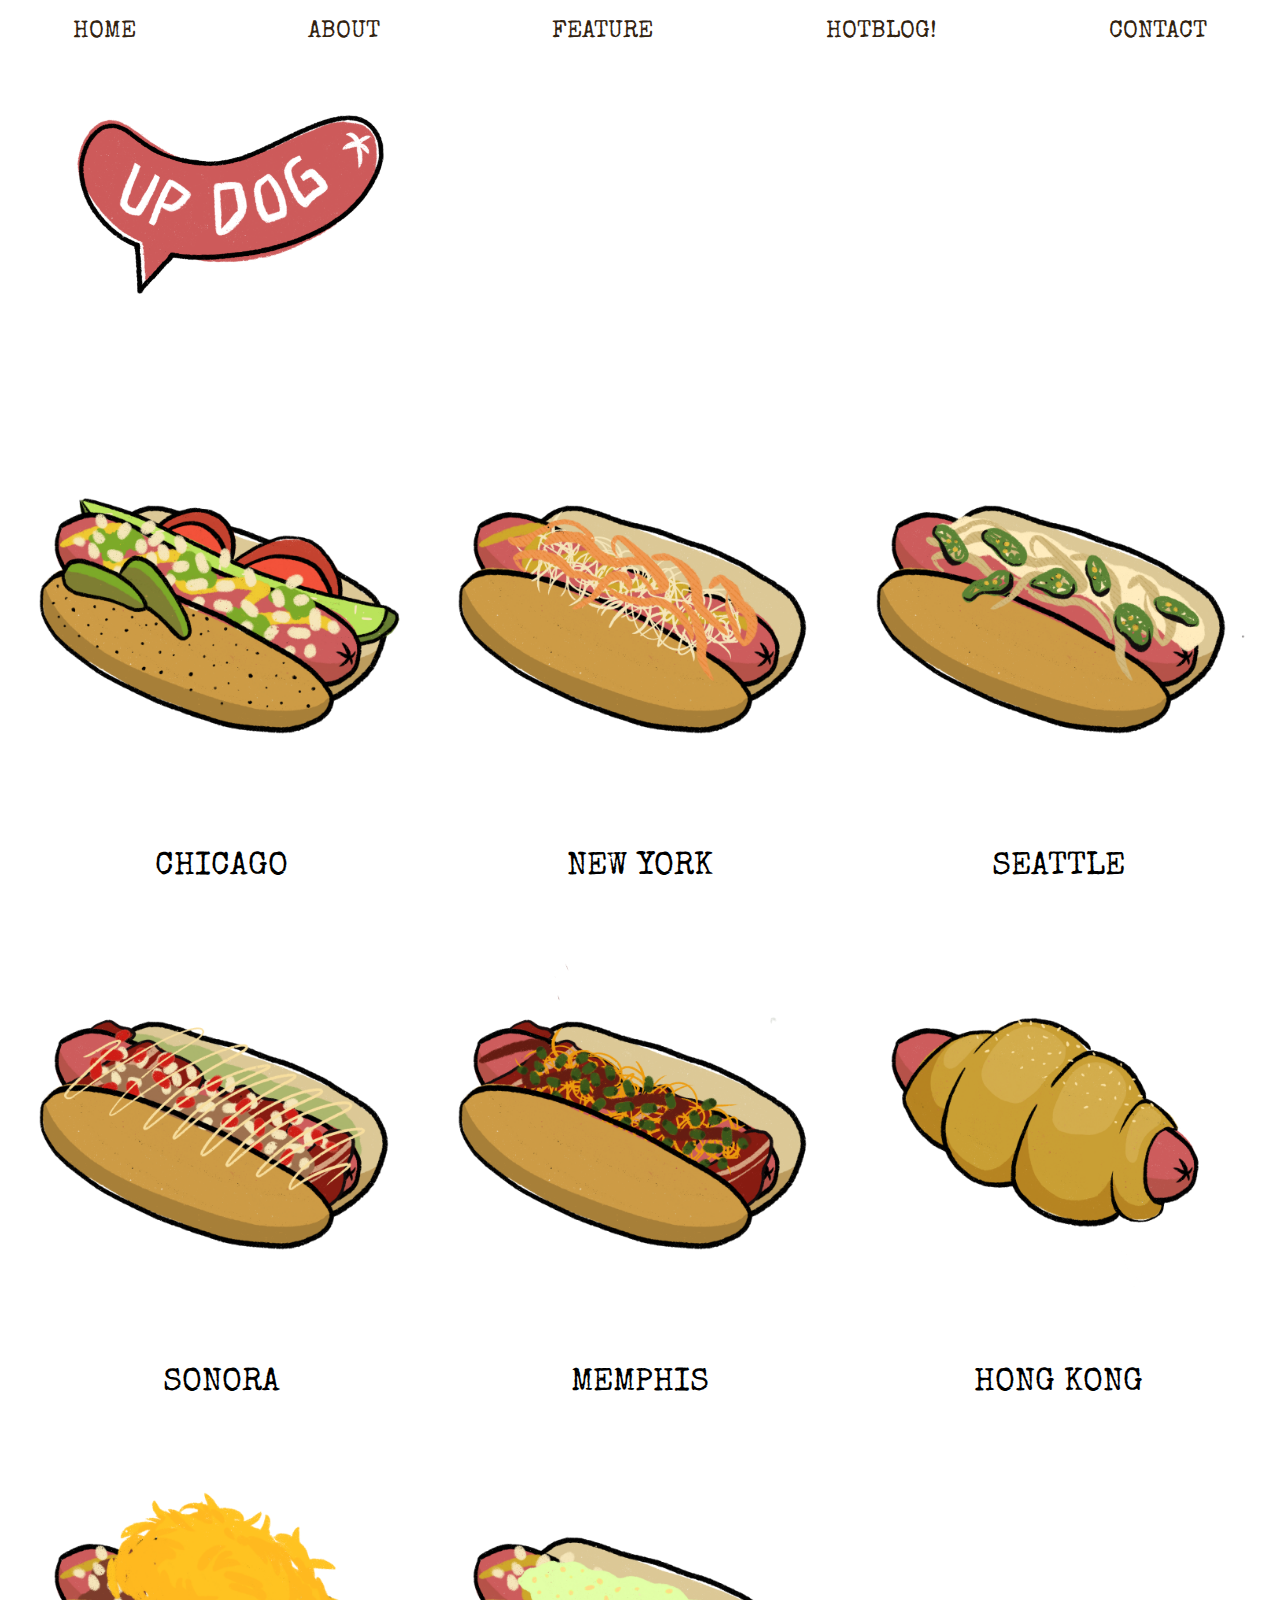
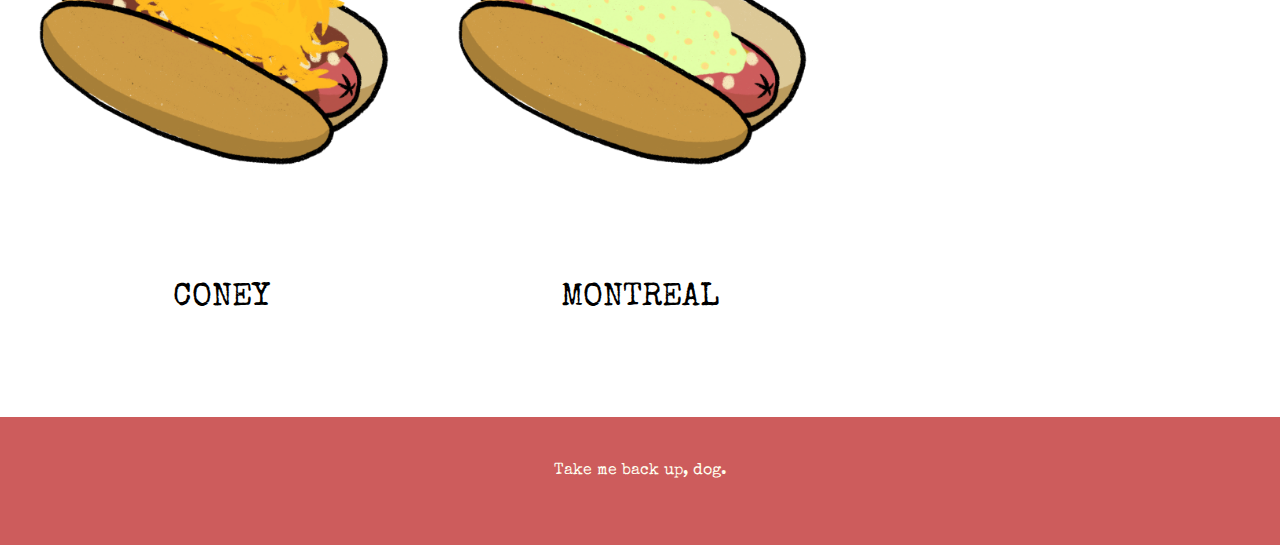
<file: index.html>
<!DOCTYPE html>
<html lang="en" dir="ltr">
  <head>
    <meta charset="utf-8">
    <title>Hotdogs!</title>

    <link href="https://fonts.googleapis.com/css2?family=Special+Elite" rel="stylesheet">


    <link rel="stylesheet" href="styles.css" type="text/css">

  </head>

  <body>

    <nav id="top">
        <a href="index.html">HOME</a>
        <a href="about.html">ABOUT</a>
        <a href="reuben.html">FEATURE</a>
        <a href="404.html">HOTBLOG!</a>
        <a href="contact.html">CONTACT</a>
    </nav>

    <header>
      <a href="index.html">
        <img src="up-dog-logo.png" alt="logo" id="logo">
        </a>


    </header>


    <main class="hotdogs">




      <!--chicago-->
      <article>
        <a href="chicago.html"><img src="chicago.png"></a>
        <a href="chicago.html"><p>
          CHICAGO</p></a>

      </article>

      <article>
        <a href="new-york.html"><img src="new-york.png"></a>
        <a href="new-york.html"><p>
          NEW YORK</p></a>

      </article>

      <article>
        <a href="seattle.html"><img src="seattle.png"></a>
        <a href="seattle.html"><p>
          SEATTLE</p></a>

      </article>

      <article>
        <a href="sonora.html"><img src="sonora.png"></a>
        <a href="sonora.html"><p>
          SONORA</p></a>

      </article>

      <article>
        <a href="memphis.html"><img src="memphis.png"></a>
        <a href="memphis.html"><p>
          MEMPHIS</p></a>

      </article>

      <article>
        <a href="hong-kong.html"><img src="hong-kong.png"></a>
        <a href="hong-kong.html"><p>
          HONG KONG</p></a>

      </article>

      <article>
        <a href="coney.html"><img src="coney.png"></a>
        <a href="coney.html"><p>
          CONEY</p></a>

      </article>

      <article>
        <a href="montreal.html"><img src="montreal.png"></a>
        <a href="montreal.html"><p>
          MONTREAL</p></a>

      </article>















    </main>

    <footer>
        <p><a href="#top">Take me back up, dog.</a></p>
    </footer>



  </body>
</html>
</file>
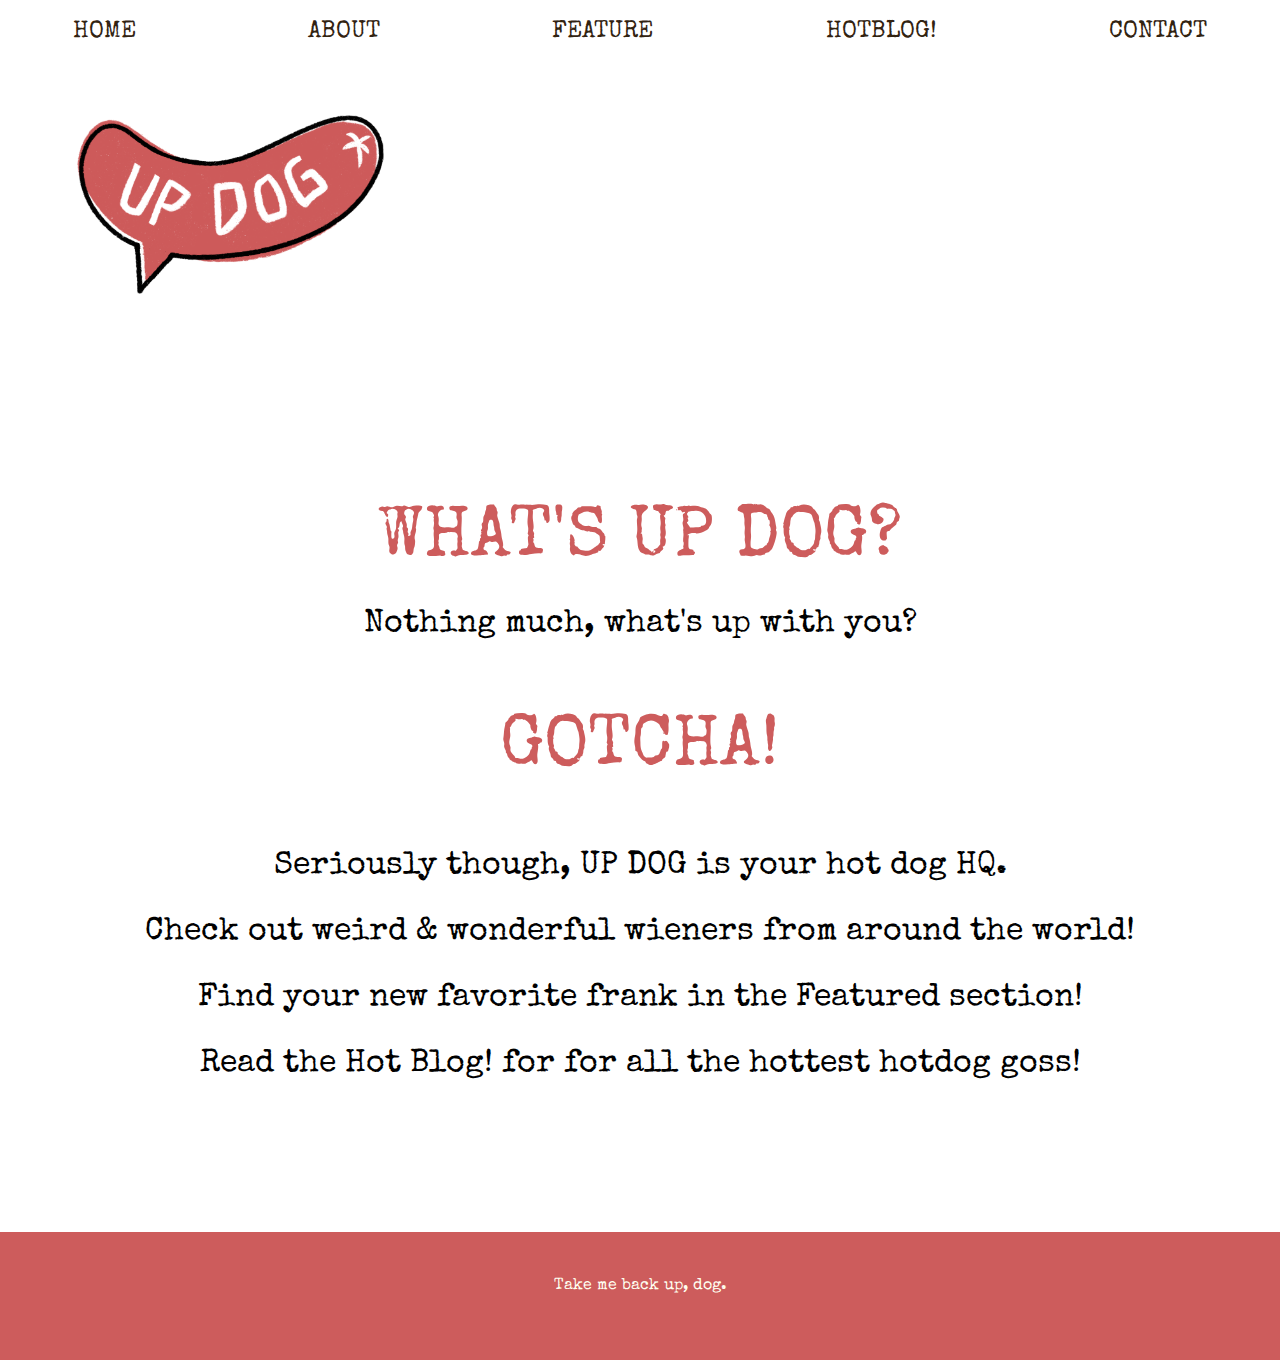
<file: about.html>
<!DOCTYPE html>
<html lang="en" dir="ltr">
  <head>
    <meta charset="utf-8">
    <title>Hotdogs!</title>

    <link href="https://fonts.googleapis.com/css2?family=Special+Elite&display=swap" rel="stylesheet">


    <link rel="stylesheet" href="styles.css" type="text/css">

  </head>

  <body>

    <nav id="top">
        <a href="index.html">HOME</a>
        <a href="about.html">ABOUT</a>
        <a href="reuben.html">FEATURE</a>
        <a href="404.html">HOTBLOG!</a>
        <a href="contact.html">CONTACT</a>
    </nav>

  <header>



      <a href="index.html">
      <img src="up-dog-logo.png" alt="logo">
      </a>

    </header>

    <main>


    <section>

      <p id="gotcha">WHAT'S UP DOG?</p>

      <p>Nothing much, what's up with you?</p>

      <p id="gotcha">GOTCHA!</p>
      <br>

      <p>Seriously though, UP DOG is your hot dog HQ. <br>
        <br>

        Check out weird & wonderful wieners from around the world! <br>
        <br>

        Find your new favorite frank in the Featured section! <br>
        <br>

        Read the Hot Blog! for for all the hottest hotdog goss! <br>
        <br>







      </p>









    </section>

    </main>

    <footer>
        <p><a href="#top">Take me back up, dog.</a></p>
    </footer>





  </body>
</html>
</file>
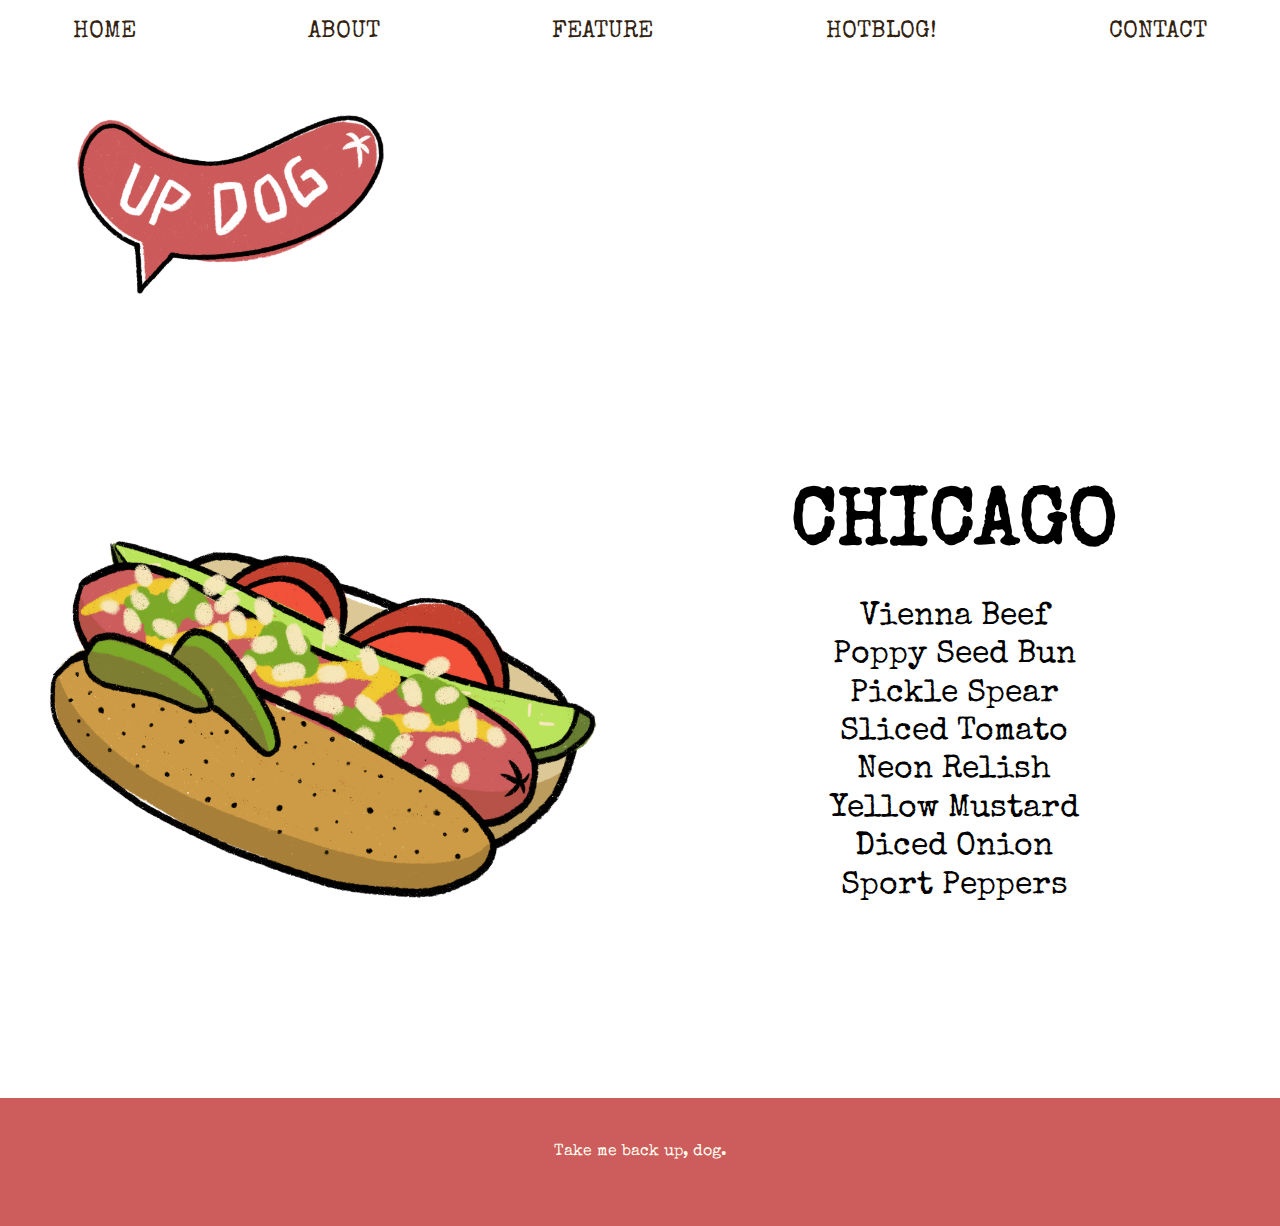
<file: chicago.html>
<!DOCTYPE html>
<html lang="en" dir="ltr">
  <head>
    <meta charset="utf-8">
    <title>Hotdogs!</title>

    <link href="https://fonts.googleapis.com/css2?family=Special+Elite&display=swap" rel="stylesheet">


    <link rel="stylesheet" href="styles.css" type="text/css">

  </head>

  <body>

    <nav id="top">
        <a href="index.html">HOME</a>
        <a href="about.html">ABOUT</a>
        <a href="reuben.html">FEATURE</a>
        <a href="404.html">HOTBLOG!</a>
        <a href="contact.html">CONTACT</a>
    </nav>
    <header>

      <a href="index.html">
      <img src="up-dog-logo.png" alt="logo" id="logo">
      </a>



    </header>




    <main class="ingredients">
      <!--chicago-->



      <article >
        <img src="chicago.png">

      </article>

      <article>

        <h2>CHICAGO</h2>

        <ul>
          <li>Vienna Beef</li>
          <li>Poppy Seed Bun</li>
          <li>Pickle Spear</li>
          <li>Sliced Tomato</li>
          <li>Neon Relish</li>
          <li>Yellow Mustard</li>
          <li>Diced Onion</li>
          <li>Sport Peppers</li>
        </ul>

      </article>













    </main>

    <footer>
        <p><a href="#top">Take me back up, dog.</a></p>
    </footer>




  </body>
</html>
</file>
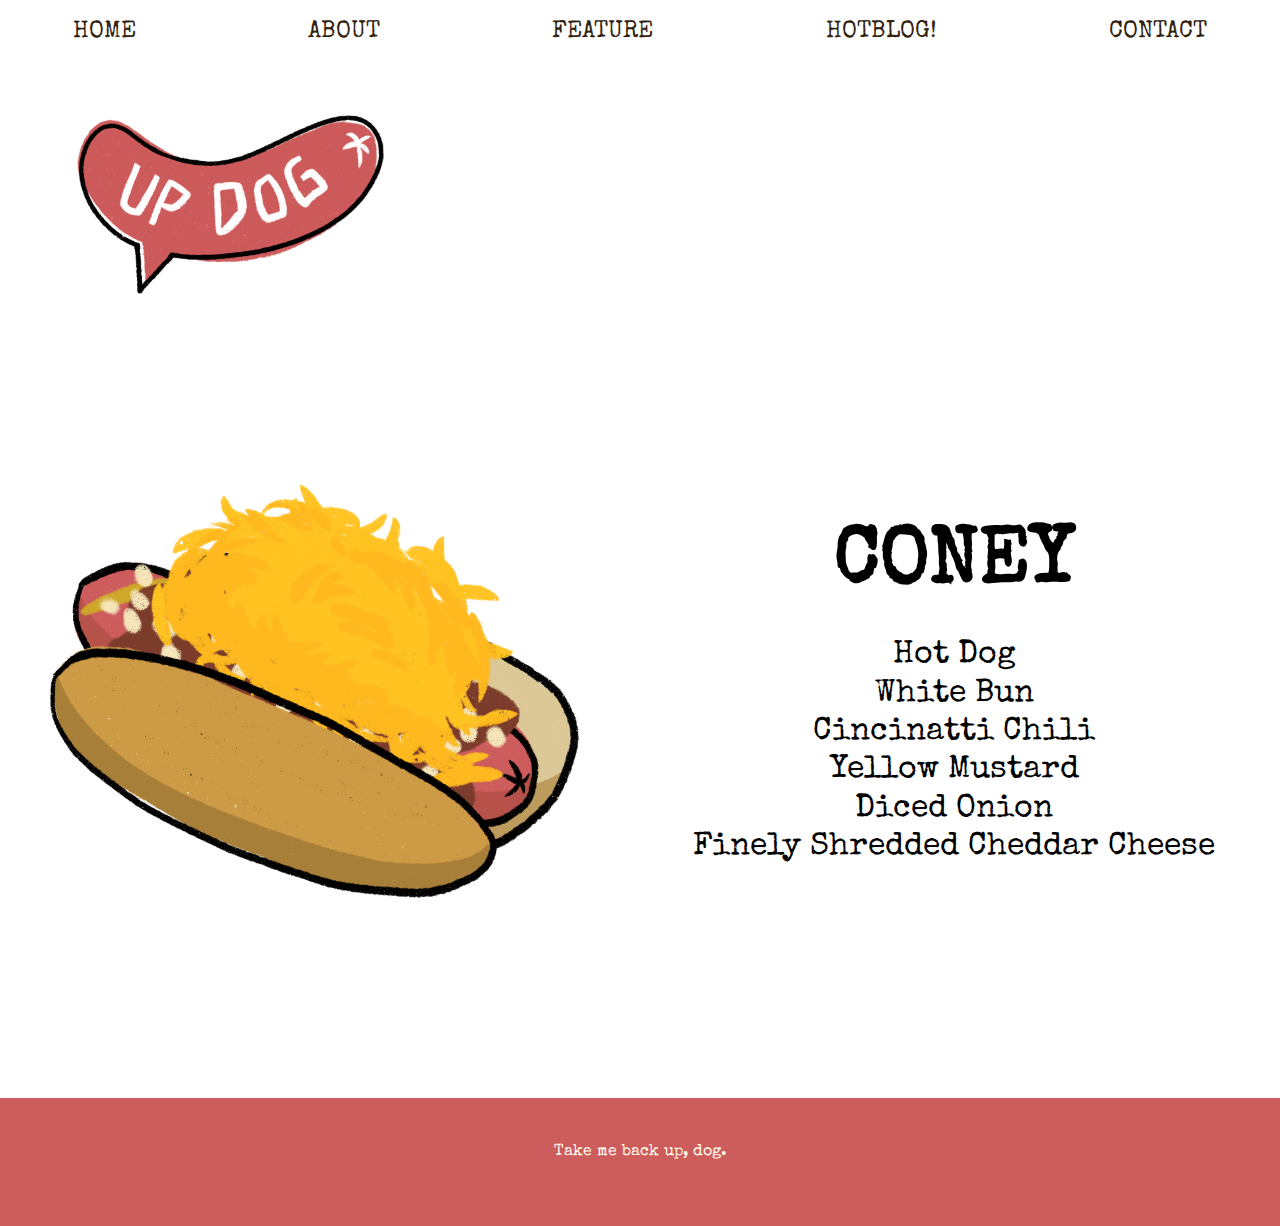
<file: coney.html>
<!DOCTYPE html>
<html lang="en" dir="ltr">
  <head>
    <meta charset="utf-8">
    <title>Hotdogs!</title>

    <link href="https://fonts.googleapis.com/css2?family=Special+Elite&display=swap" rel="stylesheet">


    <link rel="stylesheet" href="styles.css" type="text/css">

  </head>

  <body>

    <nav id="top">
        <a href="index.html">HOME</a>
        <a href="about.html">ABOUT</a>
        <a href="reuben.html">FEATURE</a>
        <a href="404.html">HOTBLOG!</a>
        <a href="contact.html">CONTACT</a>
    </nav>

    <header>


      <a href="index.html">
      <img src="up-dog-logo.png" alt="logo" id="logo">
      </a>




    </header>





    <main class="ingredients">
      <!--coneyk-->



      <article >
        <img src="coney.png" alt="">




      </article>







      <article>

        <h2>CONEY</h2>

        <ul>

          <li>Hot Dog</li>
          <li>White Bun</li>
          <li>Cincinatti Chili</li>
          <li>Yellow Mustard</li>
          <li>Diced Onion</li>
          <li>Finely Shredded Cheddar Cheese</li>

        </ul>

      </article>













    </main>

    <footer>
        <p><a href="#top">Take me back up, dog.</a></p>
    </footer>



  </body>
</html>
</file>
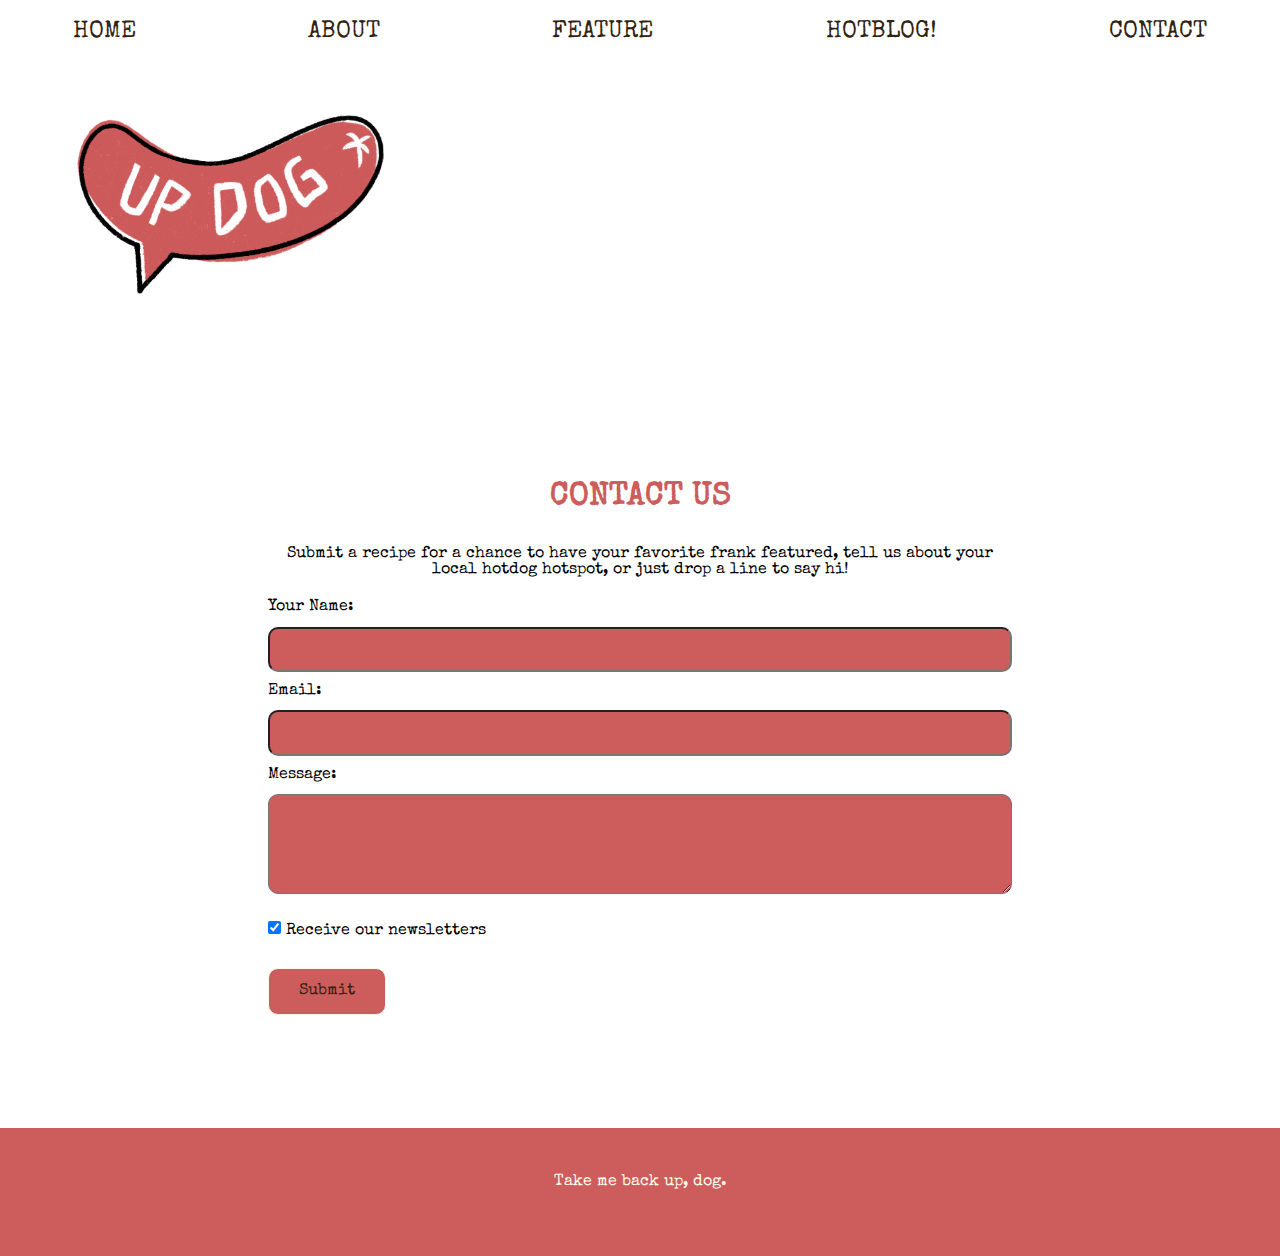
<file: contact.html>
<!DOCTYPE html>
<html lang="en" dir="ltr">
  <head>
    <meta charset="utf-8">
    <title>Hotdogs!</title>

    <link href="https://fonts.googleapis.com/css2?family=Special+Elite&display=swap" rel="stylesheet">


    <link rel="stylesheet" href="styles.css" type="text/css">

  </head>

  <body>

    <nav id="top">
        <a href="index.html">HOME</a>
        <a href="about.html">ABOUT</a>
        <a href="reuben.html">FEATURE</a>
        <a href="404.html">HOTBLOG!</a>
        <a href="contact.html">CONTACT</a>
    </nav>

    <header>
      <a href="index.html">
      <img src="up-dog-logo.png" alt="logo" id="logo">
      </a>

    </header>

    <!-- START OF FORM -->
<main>


<div class="form-container">
  <form action="thanks.html">
       <h3>CONTACT US</h3>
       <p>Submit a recipe for a chance to have your favorite frank featured, tell us about your local hotdog hotspot, or just drop a line to say hi! </p>
       <!--addcontent-->
       <br>
       <label>Your Name: <br>
       <input type="text" id="name" name="name" required></label>

       <label>Email: <br>
       <input type="email" id="email" name="email" required></label>

       <label>Message: <br>
       <textarea id="message" required></textarea></label>

       <label id="newsletter"> <input type="checkbox" class="cursor" id="news" name="news" checked> Receive our newsletters</label>

       <button type="submit" class="cursor" value="Submit">Submit</button>

   </form>
</div> <!-- END OF CONTAINER DIV -->
<!-- END OF FORM -->

  </main>




  <footer>
      <p><a href="#top">Take me back up, dog.</a></p>
  </footer>





  </body>
</html>
</file>
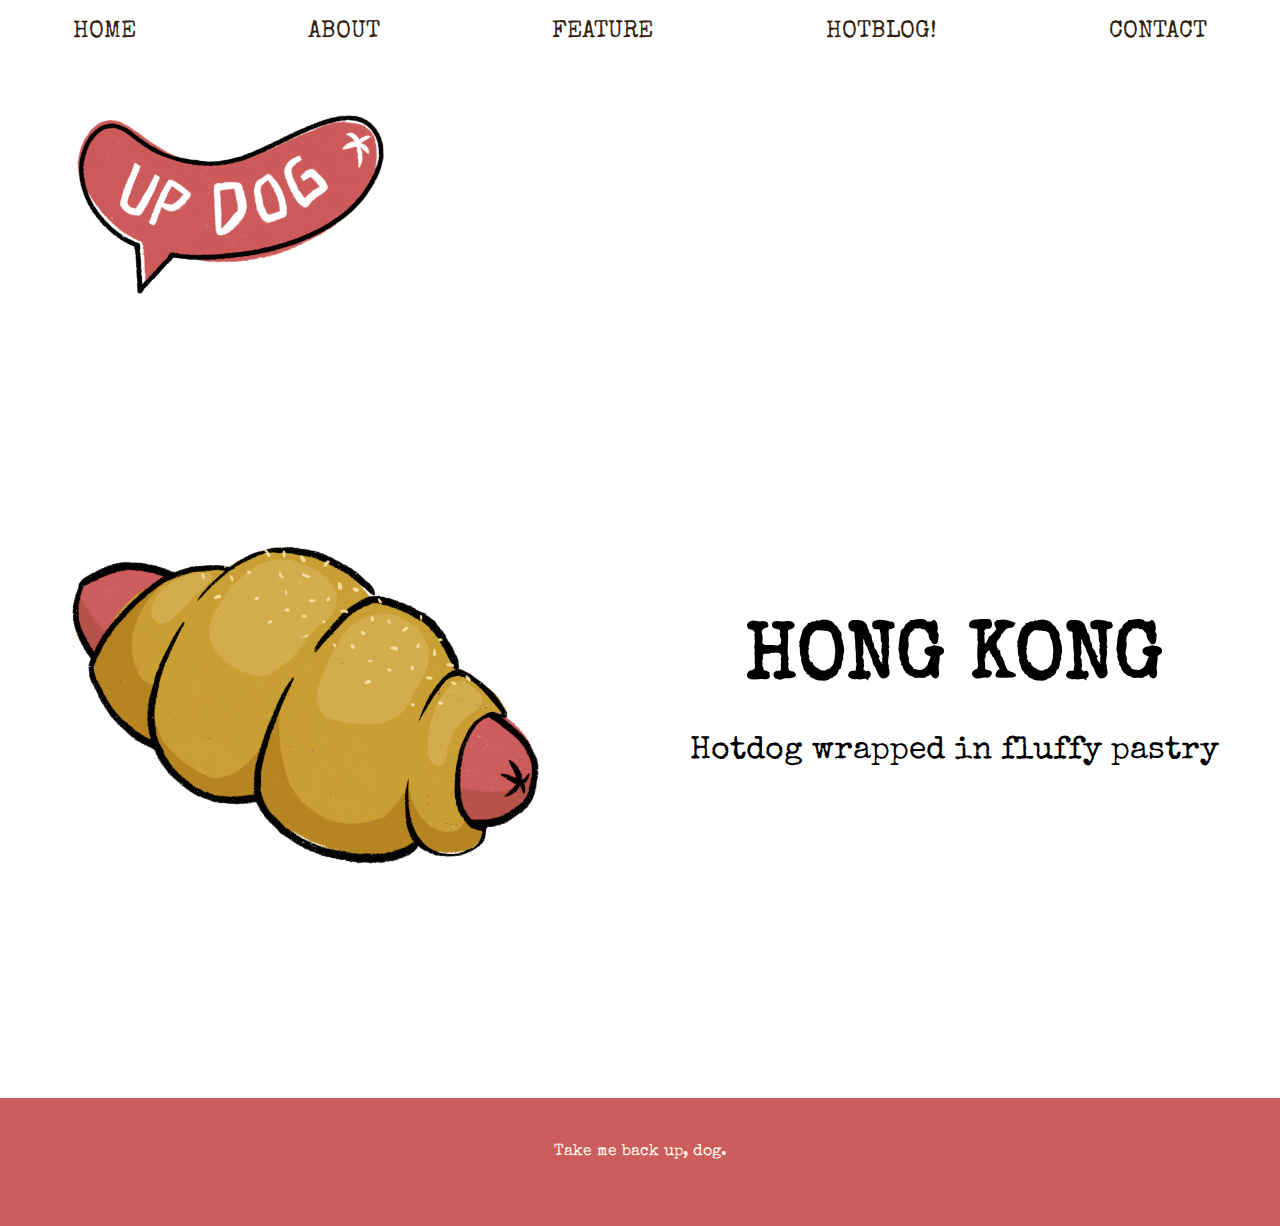
<file: hong-kong.html>
<!DOCTYPE html>
<html lang="en" dir="ltr">
  <head>
    <meta charset="utf-8">
    <title>Hotdogs!</title>

    <link href="https://fonts.googleapis.com/css2?family=Special+Elite&display=swap" rel="stylesheet">


    <link rel="stylesheet" href="styles.css" type="text/css">

  </head>

  <body>

    <nav id="top">
        <a href="index.html">HOME</a>
        <a href="about.html">ABOUT</a>
        <a href="reuben.html">FEATURE</a>
        <a href="404.html">HOTBLOG!</a>
        <a href="contact.html">CONTACT</a>
    </nav>

    <header>


      <a href="index.html">
      <img src="up-dog-logo.png" alt="logo" id="logo">
      </a>




    </header>





    <main class="ingredients">
      <!--new york-->



      <article >
        <img src="hong-kong.png" alt="">




      </article>







      <article>

        <h2>HONG KONG</h2>

        <ul>

          <li>Hotdog wrapped in fluffy pastry</li>

        </ul>

      </article>













    </main>

    <footer>
        <p><a href="#top">Take me back up, dog.</a></p>
    </footer>


  </body>
</html>
</file>
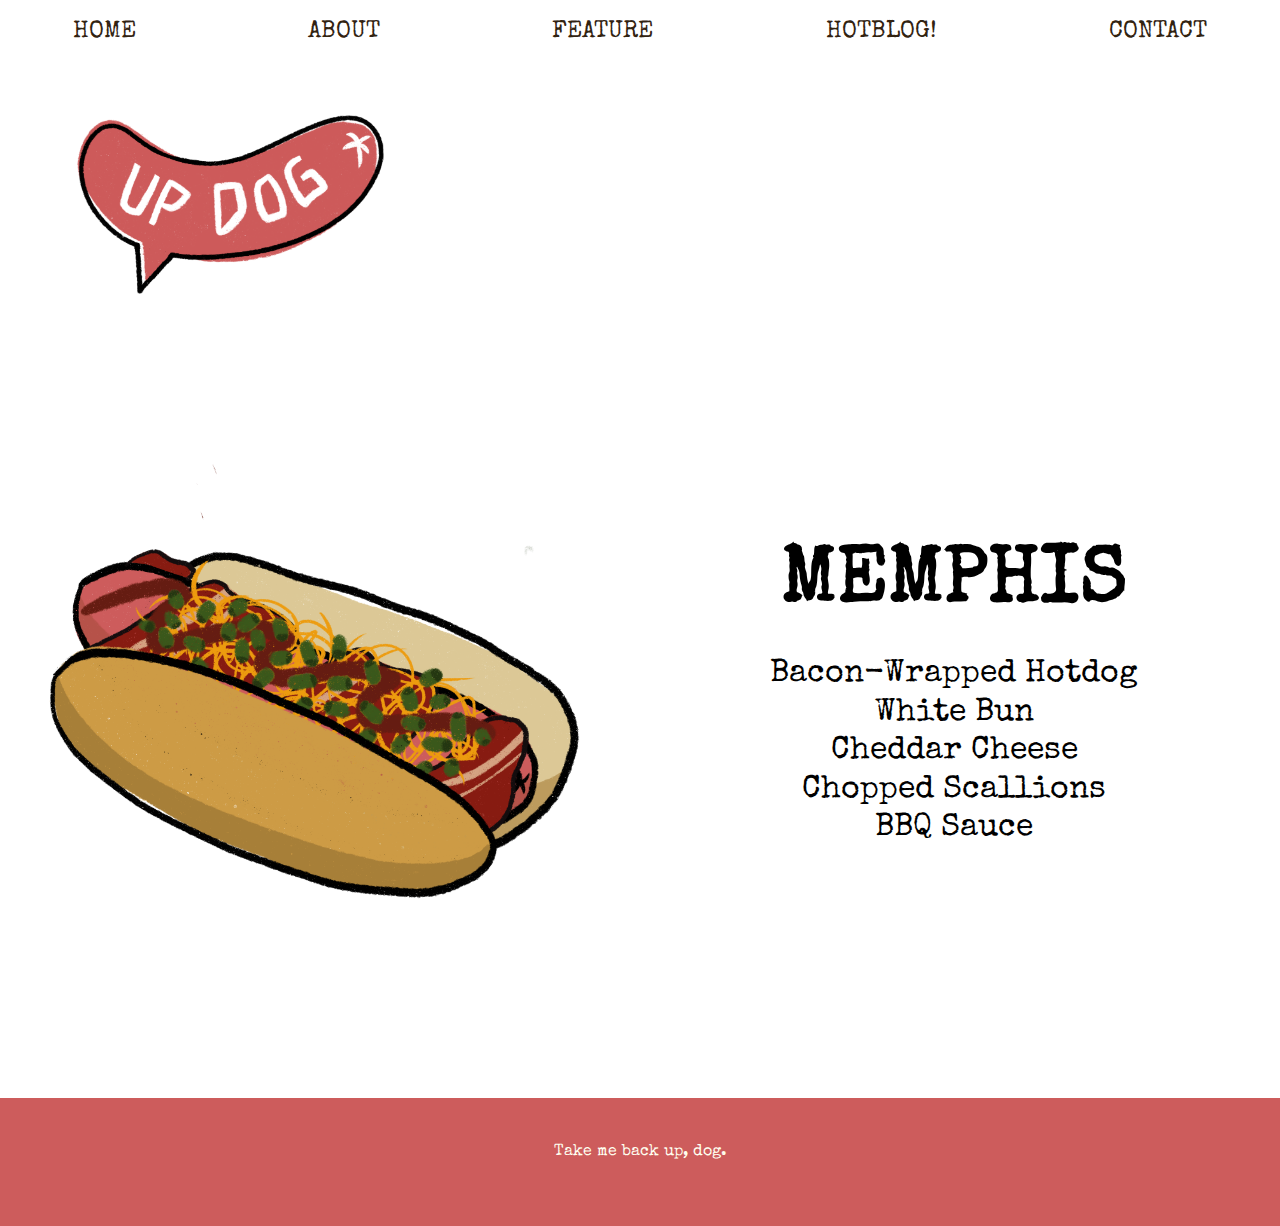
<file: memphis.html>
<!DOCTYPE html>
<html lang="en" dir="ltr">
  <head>
    <meta charset="utf-8">
    <title>Hotdogs!</title>

    <link href="https://fonts.googleapis.com/css2?family=Special+Elite&display=swap" rel="stylesheet">


    <link rel="stylesheet" href="styles.css" type="text/css">

  </head>

  <body>

    <nav id="top">
        <a href="index.html">HOME</a>
        <a href="about.html">ABOUT</a>
        <a href="reuben.html">FEATURE</a>
        <a href="404.html">HOTBLOG!</a>
        <a href="contact.html">CONTACT</a>
    </nav>

    <header>


      <a href="index.html">
      <img src="up-dog-logo.png" alt="logo" id="logo">
      </a>




    </header>





    <main class="ingredients">
      <!--new york-->



      <article >
        <img src="memphis.png" alt="">




      </article>







      <article>

        <h2>MEMPHIS</h2>

        <ul>

          <li>Bacon-Wrapped Hotdog</li>
          <li>White Bun</li>
          <li>Cheddar Cheese</li>
          <li>Chopped Scallions</li>
          <li>BBQ Sauce</li>

        </ul>

      </article>













    </main>

    <footer>
        <p><a href="#top">Take me back up, dog.</a></p>
    </footer>


  </body>
</html>
</file>
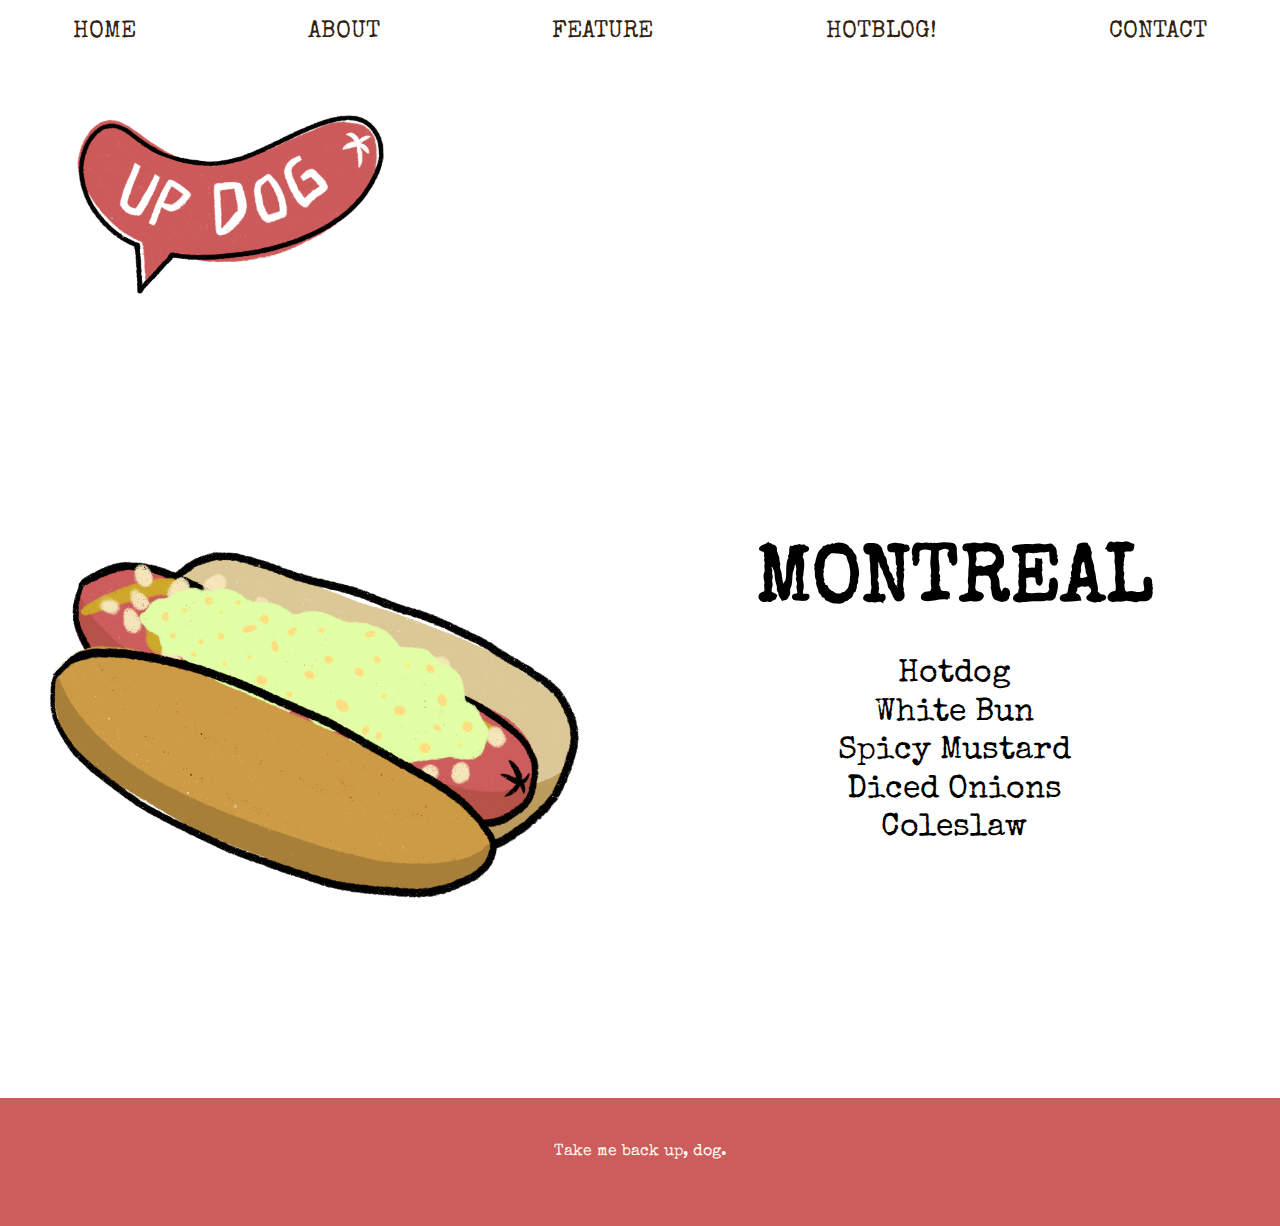
<file: montreal.html>
<!DOCTYPE html>
<html lang="en" dir="ltr">
  <head>
    <meta charset="utf-8">
    <title>Hotdogs!</title>

    <link href="https://fonts.googleapis.com/css2?family=Special+Elite&display=swap" rel="stylesheet">


    <link rel="stylesheet" href="styles.css" type="text/css">

  </head>

  <body>

    <nav id="top">
        <a href="index.html">HOME</a>
        <a href="about.html">ABOUT</a>
        <a href="reuben.html">FEATURE</a>
        <a href="404.html">HOTBLOG!</a>
        <a href="contact.html">CONTACT</a>
    </nav>

    <header>


      <a href="index.html">
      <img src="up-dog-logo.png" alt="logo" id="logo">
      </a>




    </header>





    <main class="ingredients">
      <!--new york-->



      <article >
        <img src="montreal.png" alt="">




      </article>







      <article>

        <h2>MONTREAL</h2>

        <ul>

          <li>Hotdog</li>
          <li>White Bun</li>
          <li>Spicy Mustard</li>
          <li>Diced Onions</li>
          <li>Coleslaw</li>

        </ul>

      </article>













    </main>

    <footer>
        <p><a href="#top">Take me back up, dog.</a></p>
    </footer>



  </body>
</html>
</file>
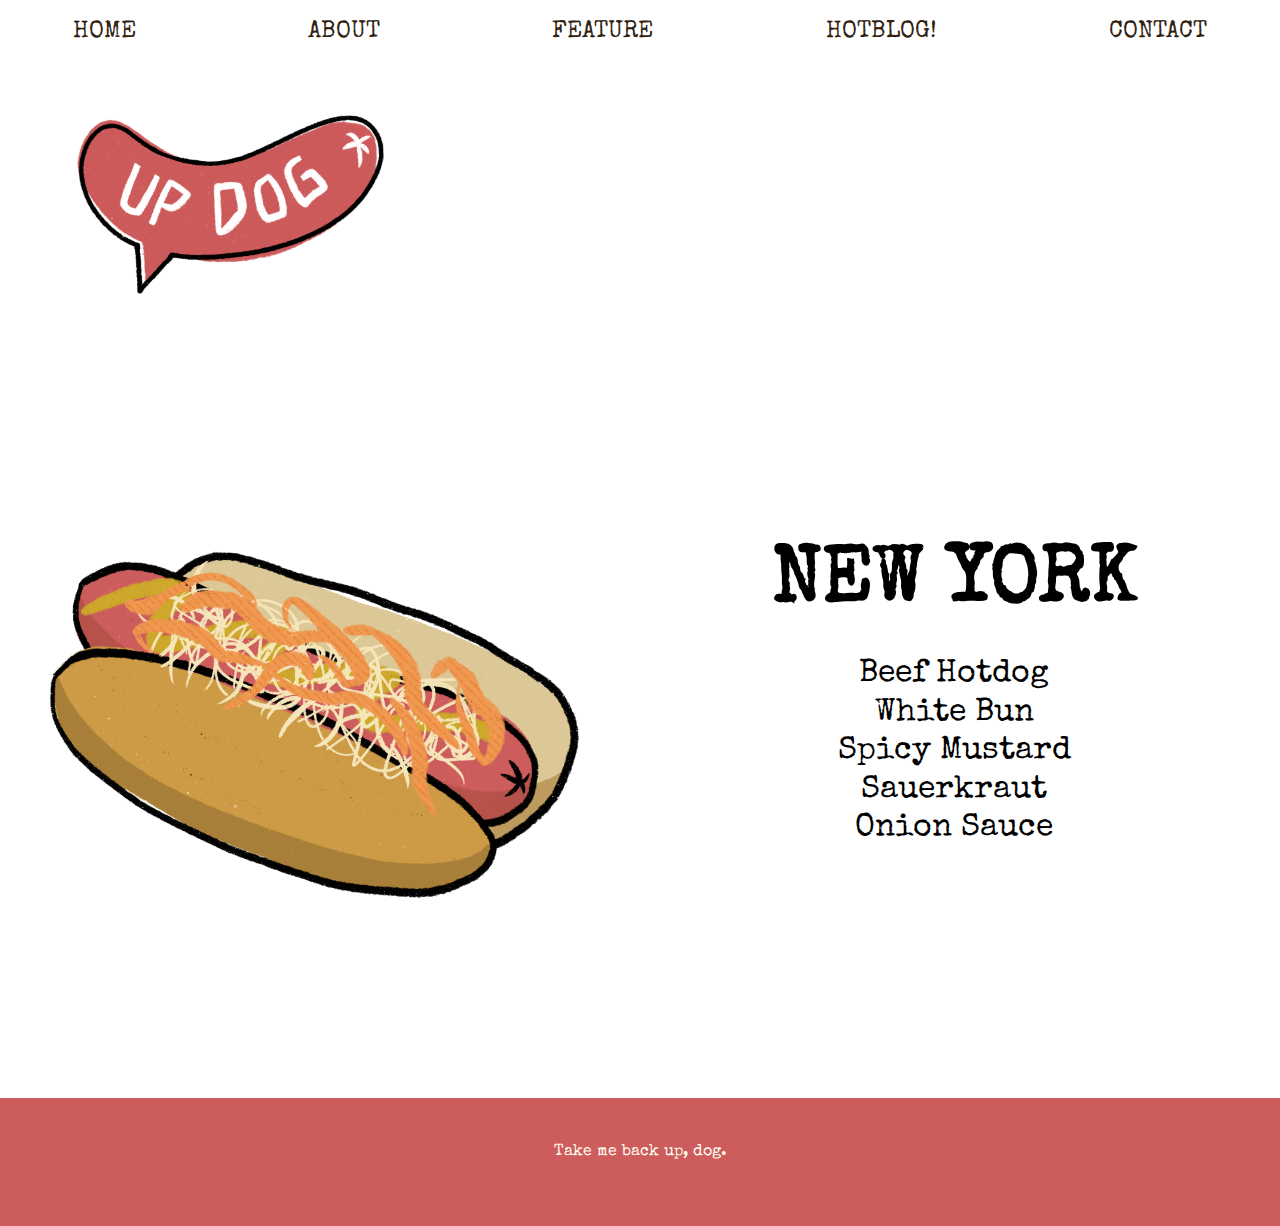
<file: new-york.html>
<!DOCTYPE html>
<html lang="en" dir="ltr">
  <head>
    <meta charset="utf-8">
    <title>Hotdogs!</title>

    <link href="https://fonts.googleapis.com/css2?family=Special+Elite&display=swap" rel="stylesheet">


    <link rel="stylesheet" href="styles.css" type="text/css">

  </head>

  <body>

    <nav id="top">
        <a href="index.html">HOME</a>
        <a href="about.html">ABOUT</a>
        <a href="reuben.html">FEATURE</a>
        <a href="404.html">HOTBLOG!</a>
        <a href="contact.html">CONTACT</a>
    </nav>

    <header>


      <a href="index.html">
      <img src="up-dog-logo.png" alt="logo" id="logo">
      </a>




    </header>





    <main class="ingredients">
      <!--new york-->



      <article >
        <img src="new-york.png" alt="">




      </article>







      <article>

        <h2>NEW YORK</h2>

        <ul>

          <li>Beef Hotdog</li>
          <li>White Bun</li>
          <li>Spicy Mustard</li>
          <li>Sauerkraut</li>
          <li>Onion Sauce</li>

        </ul>

      </article>













    </main>

    <footer>
        <p><a href="#top">Take me back up, dog.</a></p>
    </footer>



  </body>
</html>
</file>
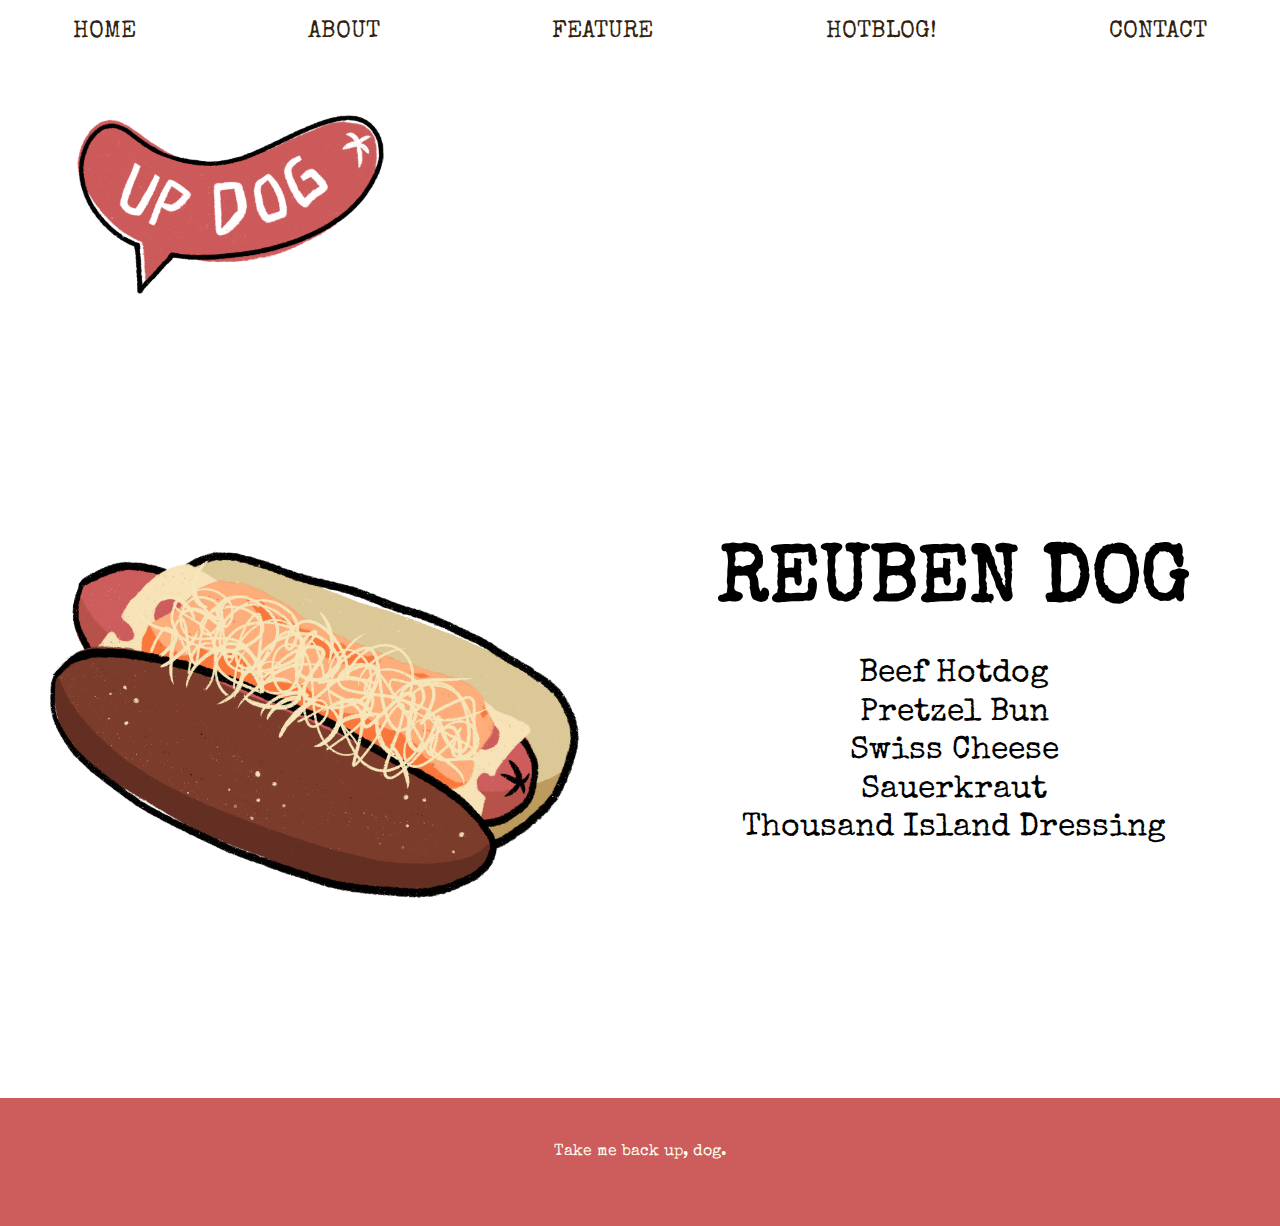
<file: reuben.html>
<!DOCTYPE html>
<html lang="en" dir="ltr">
  <head>
    <meta charset="utf-8">
    <title>Hotdogs!</title>

    <link href="https://fonts.googleapis.com/css2?family=Special+Elite&display=swap" rel="stylesheet">


    <link rel="stylesheet" href="styles.css" type="text/css">

  </head>

  <body>

    <nav id="top">
        <a href="index.html">HOME</a>
        <a href="about.html">ABOUT</a>
        <a href="reuben.html">FEATURE</a>
        <a href="404.html">HOTBLOG!</a>
        <a href="contact.html">CONTACT</a>
    </nav>

    <header>


      <a href="index.html">
      <img src="up-dog-logo.png" alt="logo" id="logo">
      </a>




    </header>





    <main class="ingredients">
      <!--reuben-->



      <article >
        <img src="reuben.png" alt="reuben">




      </article>







      <article>

        <h2>REUBEN DOG</h2>

        <ul>

          <li>Beef Hotdog</li>
          <li>Pretzel Bun</li>
          <li>Swiss Cheese</li>
          <li>Sauerkraut</li>
          <li>Thousand Island Dressing</li>

        </ul>

      </article>













    </main>

    <footer>
        <p><a href="#top">Take me back up, dog.</a></p>
    </footer>



  </body>
</html>
</file>
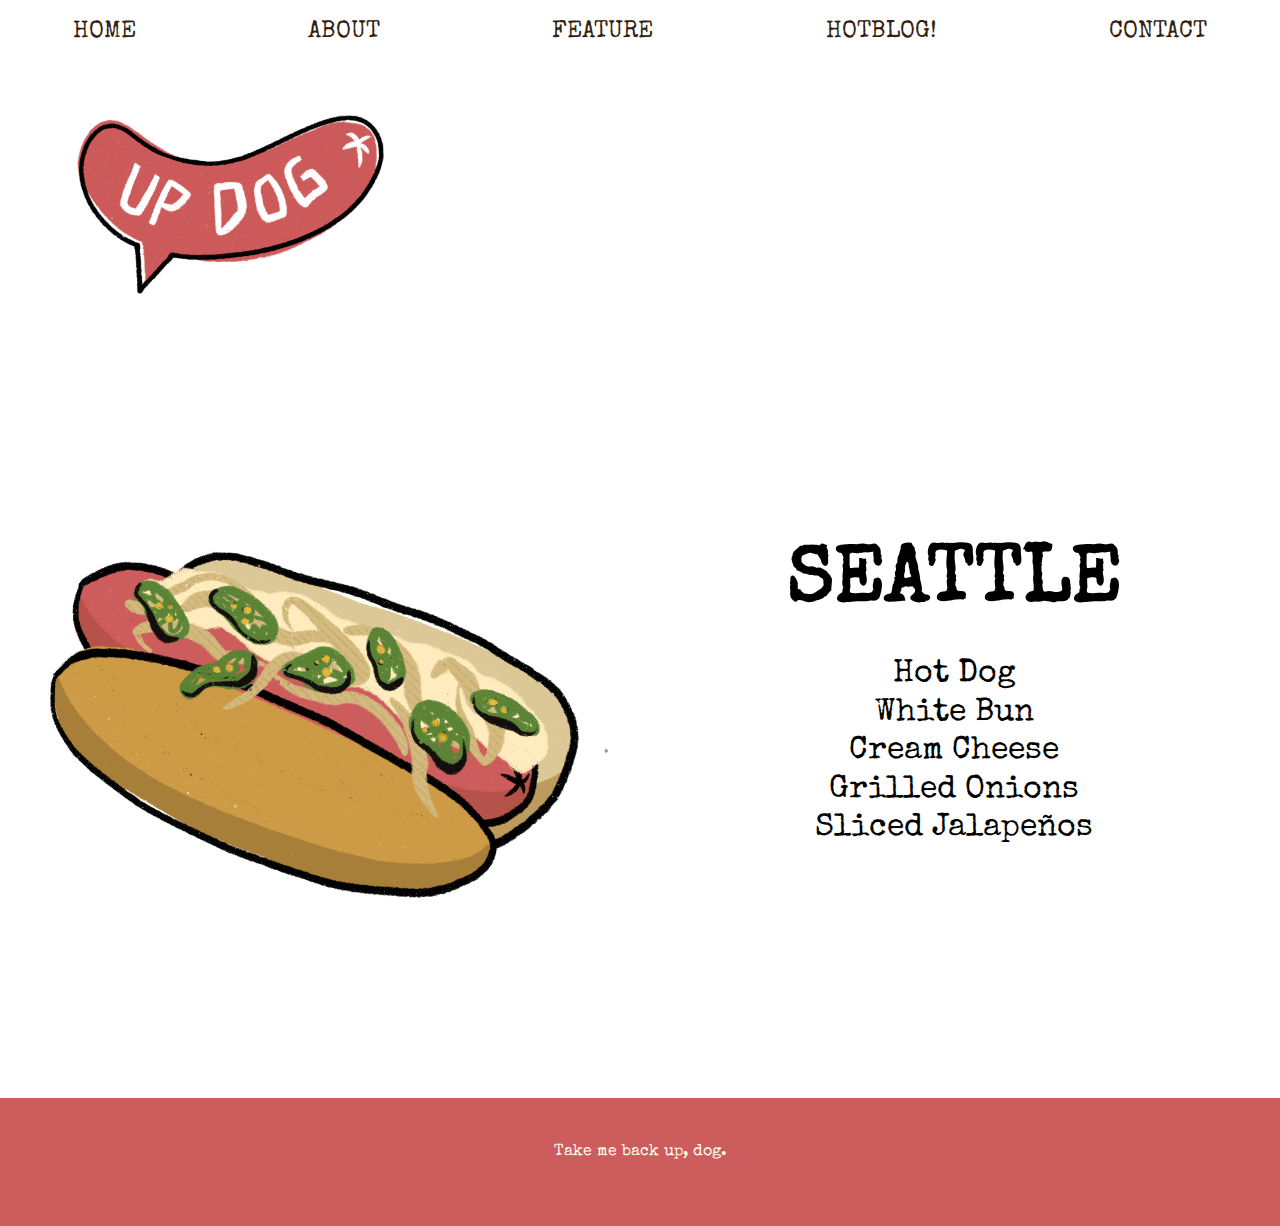
<file: seattle.html>
<!DOCTYPE html>
<html lang="en" dir="ltr">
  <head>
    <meta charset="utf-8">
    <title>Hotdogs!</title>

    <link href="https://fonts.googleapis.com/css2?family=Special+Elite&display=swap" rel="stylesheet">


    <link rel="stylesheet" href="styles.css" type="text/css">

  </head>

  <body>

    <nav id="top">
        <a href="index.html">HOME</a>
        <a href="about.html">ABOUT</a>
        <a href="reuben.html">FEATURE</a>
        <a href="404.html">HOTBLOG!</a>
        <a href="contact.html">CONTACT</a>
    </nav>

    <header>


      <a href="index.html">
      <img src="up-dog-logo.png" alt="logo" id="logo">
      </a>




    </header>





    <main class="ingredients">
      <!--seattle-->



      <article >
        <img src="seattle.png" alt="">




      </article>







      <article>

        <h2>SEATTLE</h2>

        <ul>

          <li>Hot Dog</li>
          <li>White Bun</li>
          <li>Cream Cheese</li>
          <li>Grilled Onions</li>
          <li>Sliced Jalapeños</li>


        </ul>

      </article>













    </main>

    <footer>
        <p><a href="#top">Take me back up, dog.</a></p>
    </footer>



  </body>
</html>
</file>
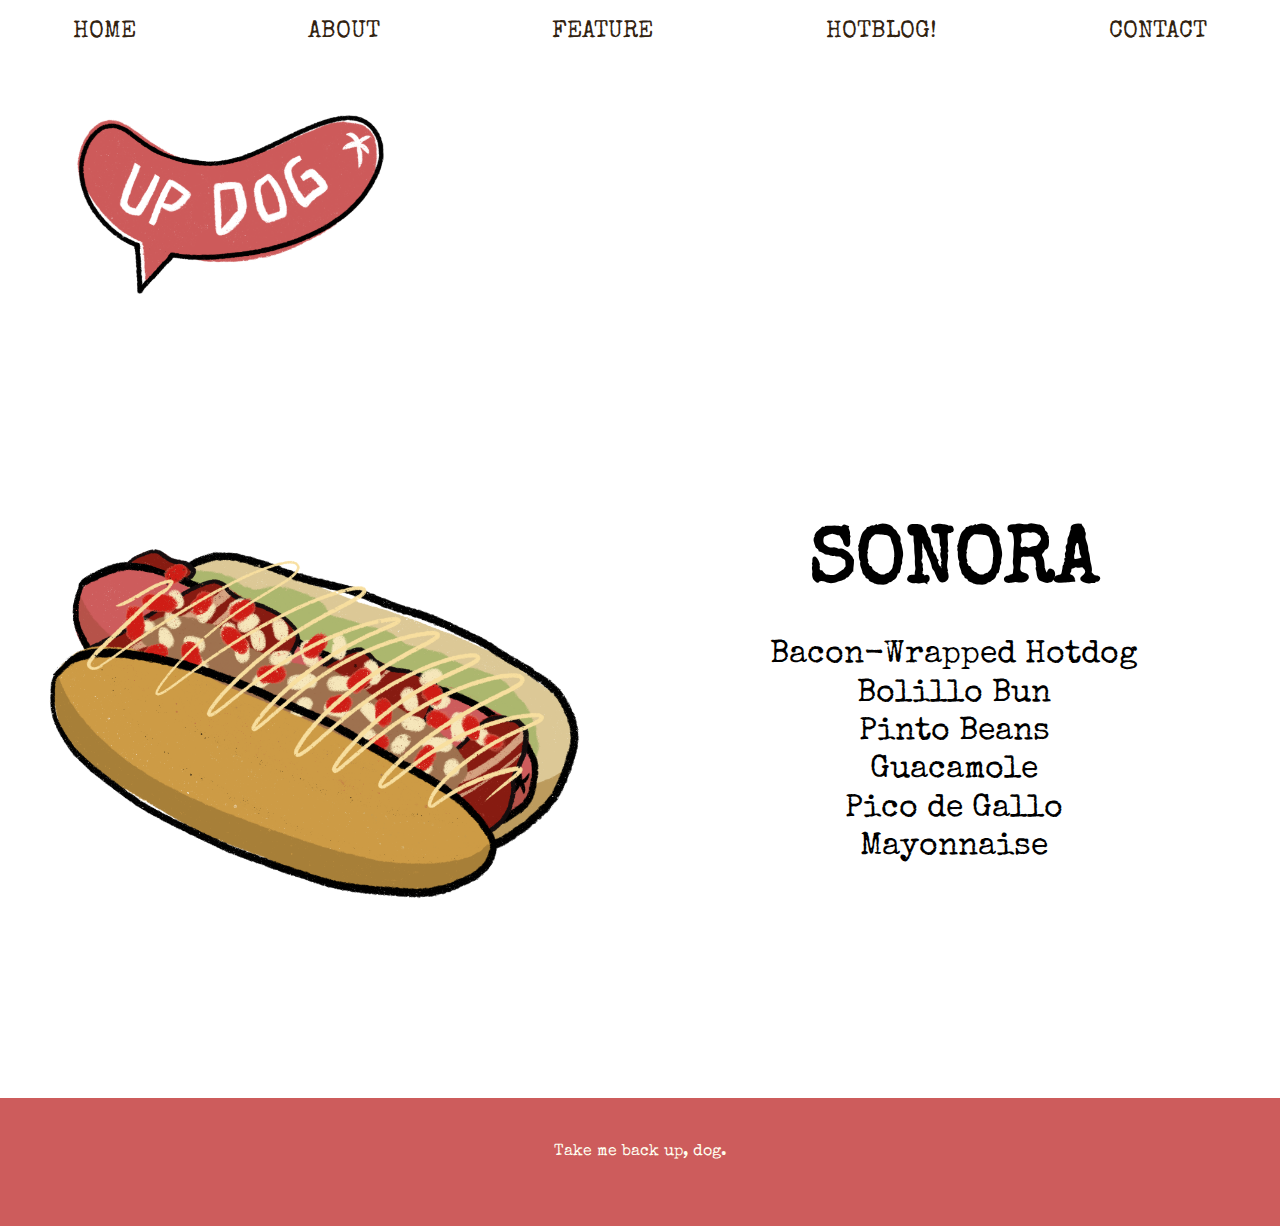
<file: sonora.html>
<!DOCTYPE html>
<html lang="en" dir="ltr">
  <head>
    <meta charset="utf-8">
    <title>Hotdogs!</title>

    <link href="https://fonts.googleapis.com/css2?family=Special+Elite&display=swap" rel="stylesheet">


    <link rel="stylesheet" href="styles.css" type="text/css">

  </head>

  <body>

    <nav id="top">
        <a href="index.html">HOME</a>
        <a href="about.html">ABOUT</a>
        <a href="reuben.html">FEATURE</a>
        <a href="404.html">HOTBLOG!</a>
        <a href="contact.html">CONTACT</a>
    </nav>

    <header>


      <a href="index.html">
      <img src="up-dog-logo.png" alt="logo" id="logo">
      </a>




    </header>





    <main class="ingredients">
      <!--new york-->



      <article >
        <img src="sonora.png" alt="">




      </article>







      <article>

        <h2>SONORA</h2>

        <ul>

          <li>Bacon-Wrapped Hotdog</li>
          <li>Bolillo Bun</li>
          <li>Pinto Beans</li>
          <li>Guacamole</li>
          <li>Pico de Gallo</li>
          <li>Mayonnaise</li>

        </ul>

      </article>













    </main>

    <footer>
        <p><a href="#top">Take me back up, dog.</a></p>
    </footer>



  </body>
</html>
</file>
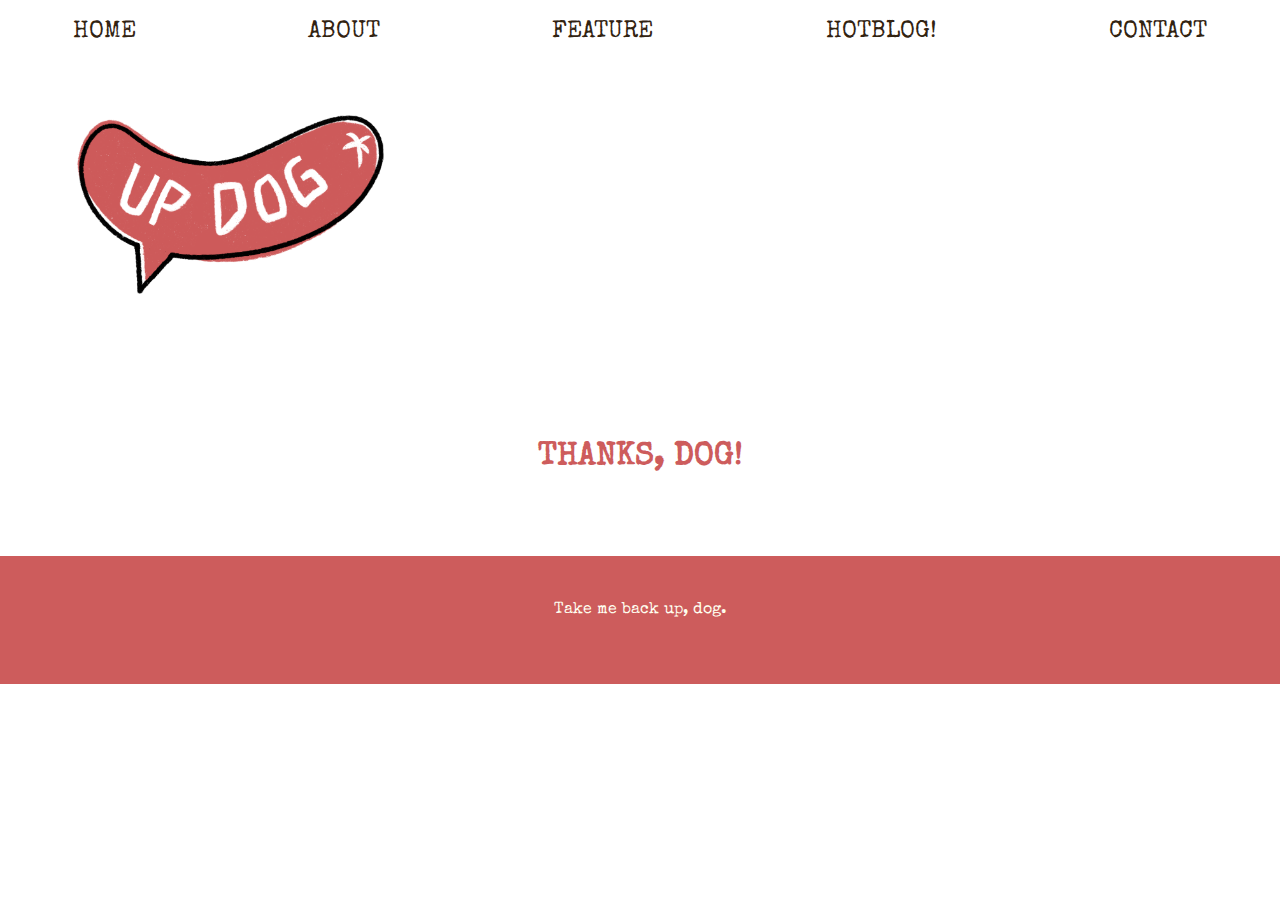
<file: thanks.html>
<!DOCTYPE html>
<html lang="en" dir="ltr">
  <head>
    <meta charset="utf-8">
    <title>Hotdogs!</title>

    <link href="https://fonts.googleapis.com/css2?family=Special+Elite&display=swap" rel="stylesheet">


    <link rel="stylesheet" href="styles.css" type="text/css">

  </head>
  <nav id="top">
      <a href="index.html">HOME</a>
      <a href="about.html">ABOUT</a>
      <a href="reuben.html">FEATURE</a>
      <a href="404.html">HOTBLOG!</a>
      <a href="contact.html">CONTACT</a>
  </nav>

  <header>


    <a href="index.html">
    <img src="up-dog-logo.png" alt="logo" id="logo">
    </a>




  </header>


  <body>

    <h3>Thanks, Dog!</h3>

    <footer>
        <p><a href="#top">Take me back up, dog.</a></p>
    </footer>


    </body>
</html>
</file>
<file: styles.css>
* {
  box-sizing: border-box;
}

body {
    font-family: 'Special Elite', cursive;

    animation: colorchange 10s ease infinite;
    margin:0;
    padding:0;
    font-size:16px;
    width: 100%;
    height: 100%;
    display: grid;
}

@keyframes colorchange
 {
   0% {background: ivory;}
  25% {background: cornsilk;}
  50% {background: papayawhip;}
  75% {background: cornsilk;}
  100% {background: ivory;}
}

header {
  display: block;
  max-width: 70%;
  margin:1% auto 5% auto;
  padding: 3%;


  position: static;
  animation: colorchange 10s ease infinite;@keyframes colorchange
   {
     0% {background: ivory;}
    25% {background: cornsilk;}
    50% {background: papayawhip;}
    75% {background: cornsilk;}
    100% {background: ivory;}
  }

  .headline {
    display: none;
  }

  h1 {
    display: block;
    align: center;
font-size: 3rem;
  }

}
img{
max-width: 100%;
display: grid;
margin: 0px auto;
}

p {font-size: 100%;
  text-align: center;
}





main {
  display: grid;
  grid-template-columns: repeat(auto-fit, minmax(500px, 1fr));
  grid-gap: 1rem;
  margin: 20px 20px 20px 20px;
}

.hotdogs {
  display: grid;
  grid-template-columns: repeat(auto-fit, minmax(300px, 1fr));
  grid-gap: 1rem;
  margin: 20px 20px 20px 20px;
}

.ingredients {
  display: block;
}


article {
  display: block;
  align-content: center;

  font-size: 2em;
  max-width: 100%;

}

h2 {
  font-size: 5rem;
  text-align: center;
  margin-top: -20px;
  margin-bottom: 0px;


}



ul {
  /* font-size: 2em; */
  text-align: center;
  list-style-type: none;
  max-width: 100%;
  /* line-height: 1em; */
  line-height:1.2em;
  background-color: inherit;
  padding-left: 0px;


}

a {
  justify-content: center;
  text-decoration: none;
  color: inherit;
}

section {
  font-size: 2rem;
  padding: 1rem;
  text-align: center;

}

a:hover {color: indianred;

}

#gotcha {
  color: indianred;
  font-size: 4.5rem;
  margin-bottom: 0px;
}

footer{
    text-align: center;
    margin-top: 50px;
    padding-top: 30px;
    padding-bottom: 50px;
    background-color: indianred;
    color: ivory;

}

.footer link:hover {
  color: black;
}


.big {
  font-size: 150pt;
  text-align: center;
  margin: -50px auto 0px auto;
  color: indianred;
}

.smaller {
  font-size: 1.2em;
  text-align: center;
  margin: -20px auto;
  color: indianred;
}

nav{
  display: grid;
  /* Change previous grid */
  grid-auto-flow: column;
  grid-gap: 2%;
  padding:2% auto;
  font-size: 2em;
}

nav a{
  margin: 20px auto;
  text-decoration: none;
  color: #322311;
  font-weight: normal;
  font-size: 100%;

}

/* START MOBILE FORM STYLES */
  .form-container{
    margin: 20px auto;
    width:90%;
  }
  form p{
    margin-bottom:5px;
  }
  label{
    display:block;
  }
  #newsletter input{
    display:inline;
    width:auto;
  }
  input{
    /* FOR MOBILE WIDTH:100% */
    width:100%;
    padding:1.7%;
    margin:1.5% 0;
    font-size: 1em;
    border-radius: 10px;
    color: ivory;
    font-family: 'Special Elite', cursive;
    box-sizing: border-box;
    background-color: indianred;
  }
  textarea{
    min-height:100px;
    width: 100%;
    padding: 2%;
    margin: 1.5% 0;
    font-size: 1em;
    border-radius: 10px;
    box-sizing: border-box;
    background-color: indianred;


  }
  button{
    /* CHANGED COLORS bellow */
    background: indianred;
    border: 1px solid #faf8ed;

    /* Rounded corners */
    border-radius: 10px;

    /* Text color */
    color:#322311;
    margin-top: 3%;
    margin-bottom: 3%;
    padding:2% 4%;
    font-size: 1em;
    font-family: 'Special Elite', cursive;
  }
  /* END MOBILE FORM STYLES */

h3  {
  text-align: center;
  font-size: 200%;
  color: indianred;
  text-transform: uppercase;
  margin-top: 5vh;
}




@media only screen and (min-width:1000px){
    /* ---- Desktop styles below ---- */

          header {
            display: block;
            max-width: 30%;
            padding 1%;
            margin-left: 3%;
          }







            animation: colorchange 10s ease infinite;@keyframes colorchange
             {
               0% {background: ivory;}
              25% {background: cornsilk;}
              50% {background: papayawhip;}
              75% {background: cornsilk;}
              100% {background: ivory;}
            }



          nav{
            display: grid;
            /* Change previous grid */
            grid-auto-flow: column;
            grid-gap: 2%;
            padding:2% auto;
            font-size: 3em;
          }

          nav a{
            margin: 20px auto;
            text-decoration: none;
            color: #322311;
            font-weight: normal;
            font-size: 50%;

          }

          main {
            display: grid;
            grid-template-columns: repeat(auto-fit, minmax(300px, 1fr));
            grid-gap: 1rem;
            margin: 20px 20px 20px 20px;
          }

          .hotdog {
            display: grid;
            grid-template-columns: repeat(auto-fit, minmax(300px, 1fr));
            grid-gap: 1rem;
            margin: 20px 20px 20px 20px;
          }

          .ingredients {
            display: grid;
            grid-template-columns: repeat(auto-fit, minmax(500px, 1fr));
            grid-gap: 1rem;
            margin: 20px 20px 20px 20px;
          }

          .form-container{
            margin: 20px auto;
            width:60%;
          }

          .big {
            font-size: 150pt;
            text-align: center;
            margin: 30vh auto 0px auto;
            color: indianred;
          }

          }
</file>
